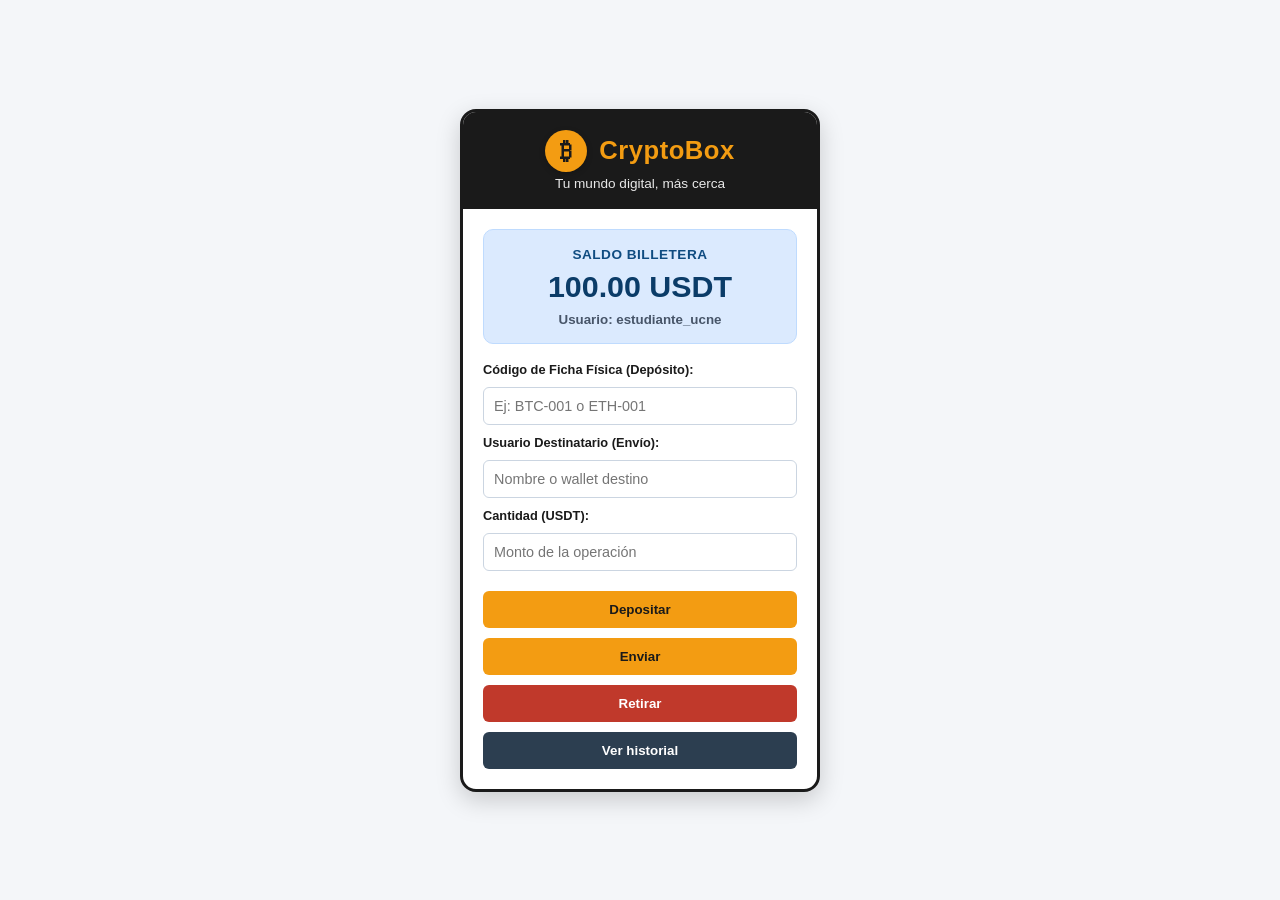
<file: index.html>
<!DOCTYPE html>
<html lang="es">
<head>
    <meta charset="UTF-8">
    <meta name="viewport" content="width=device-width, initial-scale=1.0">
    <title>CryptoBox ATM</title>
    <link rel="stylesheet" href="styles.css">
</head>
<body>
    <div class="atm-container">
        <header class="atm-header">
            <div class="logo-container">
                <span class="crypto-icon">₿</span>
                <h1>CryptoBox</h1>
            </div>
            <p>Tu mundo digital, más cerca</p>
        </header>

        <main class="atm-body">
            <section class="saldo-card">
                <span>Saldo Billetera</span>
                <h2 id="saldoDisplay">100.00 USDT</h2>
                <small id="usuarioDisplay">Usuario: Estudiante</small>
            </section>

            <form class="atm-form">
                <label for="tokenId">Código de Ficha Física (Depósito):</label>
                <input type="text" id="tokenId" placeholder="Ej: BTC-001 o ETH-001">

                <label for="destinatario">Usuario Destinatario (Envío):</label>
                <input type="text" id="destinatario" placeholder="Nombre o wallet destino">

                <label for="monto">Cantidad (USDT):</label>
                <input type="number" id="monto" min="1" placeholder="Monto de la operación">

                <div class="button-group">
                    <button type="button" id="btnDepositar" class="btn btn-verde">Depositar</button>
                    <button type="button" id="btnEnviar" class="btn btn-verde">Enviar</button>
                    <button type="button" id="btnRetirar" class="btn btn-rojo">Retirar</button>
                    <button type="button" id="btnHistorial" class="btn btn-gris">Ver historial</button>
                </div>
            </form>

            <div id="mensajeEstado" class="status-message"></div>

            <div id="historialBox" class="historial-box hidden">
                <h4>Historial de transacciones</h4>
                <ul id="listaHistorial"></ul>
            </div>
        </main>
    </div>

    <script src="app.js"></script>
</body>
</html>
</file>
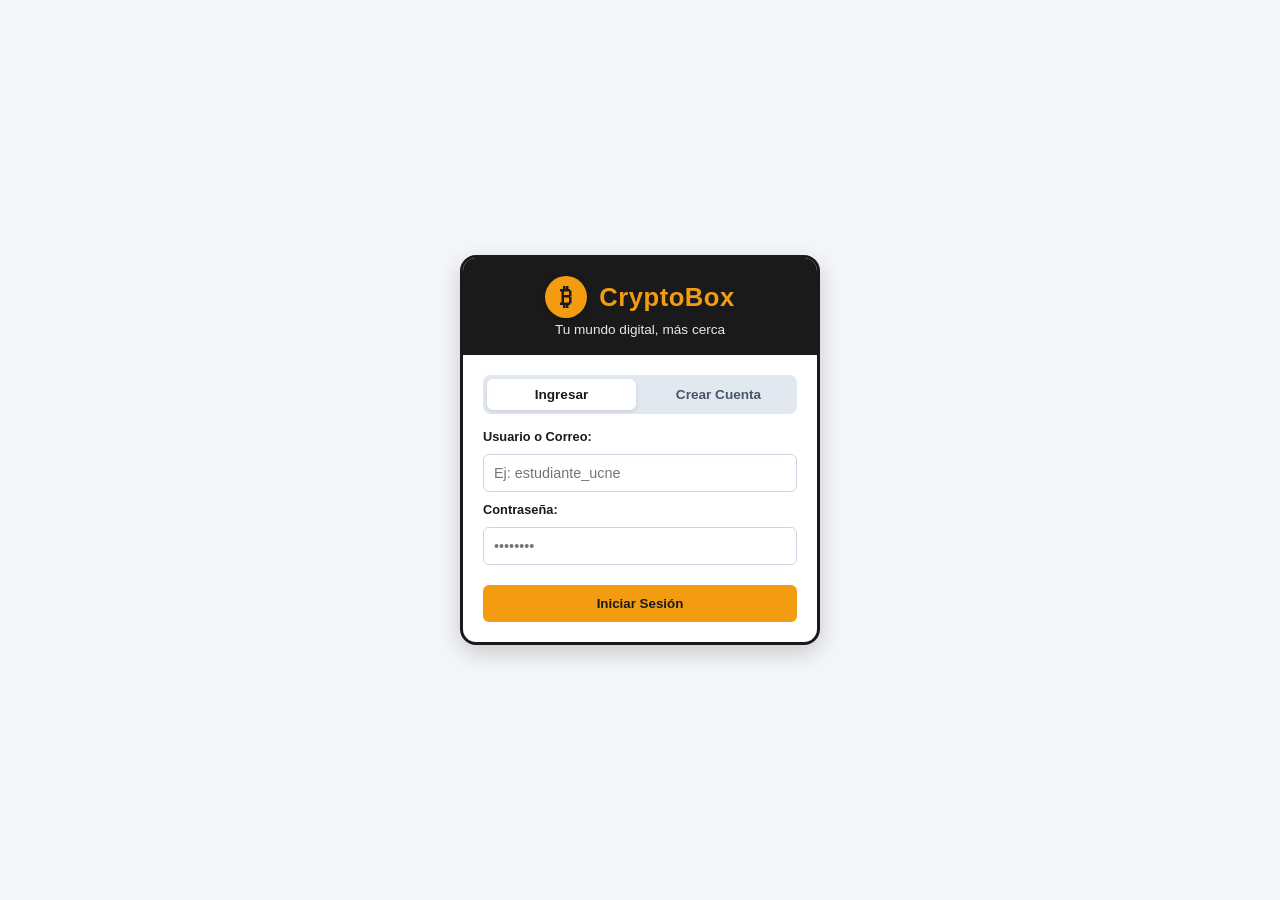
<file: login.html>
<!DOCTYPE html>
<html lang="es">
<head>
    <meta charset="UTF-8">
    <meta name="viewport" content="width=device-width, initial-scale=1.0">
    <title>CryptoBox - Acceso</title>
    <link rel="stylesheet" href="styles.css">
</head>
<body>
    <div class="atm-container">
        <header class="atm-header">
            <div class="logo-container">
                <span class="crypto-icon">₿</span>
                <h1>CryptoBox</h1>
            </div>
            <p>Tu mundo digital, más cerca</p>
        </header>

        <main class="atm-body">
            <div class="auth-tabs">
                <button type="button" id="tabLogin" class="tab-btn active" onclick="cambiarTab('login')">Ingresar</button>
                <button type="button" id="tabRegister" class="tab-btn" onclick="cambiarTab('register')">Crear Cuenta</button>
            </div>

            <form id="authForm" class="atm-form">
                <div id="campoNombreContainer" class="hidden">
                    <label for="nombreRegistro">Nombre completo:</label>
                    <input type="text" id="nombreRegistro" placeholder="Ej: Josmery Bueno">
                </div>

                <label for="userEmail">Usuario o Correo:</label>
                <input type="text" id="userEmail" placeholder="Ej: estudiante_ucne" required>

                <label for="userPassword">Contraseña:</label>
                <input type="password" id="userPassword" placeholder="••••••••" required>

                <button type="submit" id="btnSubmitAuth" class="btn btn-verde" style="margin-top: 10px;">Iniciar Sesión</button>
            </form>

            <div id="mensajeEstado" class="status-message"></div>
        </main>
    </div>

    <script>
        let esRegistro = false;

        function cambiarTab(tipo) {
            esRegistro = (tipo === 'register');
            const btnSubmit = document.getElementById('btnSubmitAuth');
            const campoNombre = document.getElementById('campoNombreContainer');
            const tabLogin = document.getElementById('tabLogin');
            const tabRegister = document.getElementById('tabRegister');
            const mensajeEstado = document.getElementById('mensajeEstado');
            mensajeEstado.style.display = 'none';

            if (esRegistro) {
                campoNombre.classList.remove('hidden');
                btnSubmit.textContent = 'Registrarse y Crear Wallet';
                tabRegister.classList.add('active');
                tabLogin.classList.remove('active');
            } else {
                campoNombre.classList.add('hidden');
                btnSubmit.textContent = 'Iniciar Sesión';
                tabLogin.classList.add('active');
                tabRegister.classList.remove('active');
            }
        }

        document.getElementById('authForm').addEventListener('submit', (e) => {
            e.preventDefault();
            const user = document.getElementById('userEmail').value.trim().toLowerCase();
            const pass = document.getElementById('userPassword').value.trim();
            const mensajeEstado = document.getElementById('mensajeEstado');
            mensajeEstado.style.display = 'block';

            if (!user || !pass) {
                mensajeEstado.textContent = "Error: Complete todos los campos.";
                mensajeEstado.className = "status-message status-error";
                return;
            }

            let usuarios = JSON.parse(localStorage.getItem('cryptoBoxUsuarios')) || {};

            if (esRegistro) {
                if (usuarios[user]) {
                    mensajeEstado.textContent = "Error: Este usuario ya está registrado.";
                    mensajeEstado.className = "status-message status-error";
                    return;
                }
                usuarios[user] = {
                    password: pass,
                    saldo: 100.00,
                    historial: ['Cuenta creada: +100.00 TKIA (Bono inicial)']
                };
                localStorage.setItem('cryptoBoxUsuarios', JSON.stringify(usuarios));
                localStorage.setItem('cryptoBoxCurrentUser', user);

                mensajeEstado.textContent = "¡Cuenta creada con éxito! Redirigiendo...";
                mensajeEstado.className = "status-message status-exito";
                setTimeout(() => { window.location.href = 'index.html'; }, 1200);

            } else {
                if (!usuarios[user] || usuarios[user].password !== pass) {
                    mensajeEstado.textContent = "Error: Usuario o contraseña incorrectos.";
                    mensajeEstado.className = "status-message status-error";
                    return;
                }

                localStorage.setItem('cryptoBoxCurrentUser', user);
                mensajeEstado.textContent = "¡Acceso concedido! Redirigiendo...";
                mensajeEstado.className = "status-message status-exito";
                setTimeout(() => { window.location.href = 'index.html'; }, 1000);
            }
        });
    </script>
</body>
</html>
</file>
<file: styles.css>
* {
    box-sizing: border-box;
    margin: 0;
    padding: 0;
    font-family: 'Segoe UI', Tahoma, Geneva, Verdana, sans-serif;
}

body {
    background-color: #f4f6f9;
    display: flex;
    justify-content: center;
    align-items: center;
    min-height: 100vh;
}

/* Contenedor Principal del ATM */
.atm-container {
    background-color: #ffffff;
    width: 360px;
    border-radius: 16px;
    box-shadow: 0 8px 24px rgba(0, 0, 0, 0.18);
    border: 3px solid #1a1a1a;
    overflow: hidden;
}

/* Encabezado CryptoBox */
.atm-header {
    background-color: #1a1a1a; /* Fondo negro */
    color: #ffffff;
    text-align: center;
    padding: 18px 15px;
}

.logo-container {
    display: flex;
    align-items: center;
    justify-content: center;
    gap: 12px;
    margin-bottom: 4px;
}

/* Círculo naranja del logo con la B */
.crypto-icon {
    display: flex;
    align-items: center;
    justify-content: center;
    width: 42px;
    height: 42px;
    background-color: #f39c12; /* Naranja Bitcoin[cite: 3] */
    color: #1a1a1a; /* Letra ₿ oscura para contraste[cite: 3] */
    border-radius: 50%;
    font-size: 1.5rem;
    font-weight: bold;
    box-shadow: 0 2px 6px rgba(0, 0, 0, 0.2);
}

.atm-header h1 { 
    font-size: 1.6rem; 
    color: #f39c12; 
    letter-spacing: 0.5px;
}

.atm-header p { 
    font-size: 0.85rem; 
    color: #ffffff; 
    opacity: 0.9; 
}

.atm-body {
    padding: 20px;
}

/* Card de Saldo */
.saldo-card {
    background-color: #dbeafe; /* Azul claro estilo pantalla cajero */
    color: #0f4c81; 
    padding: 15px;
    border-radius: 10px;
    text-align: center;
    margin-bottom: 18px;
    border: 1px solid #bfdbfe;
    font-weight: bold;
}

.saldo-card span {
    font-size: 0.85rem;
    text-transform: uppercase;
    letter-spacing: 0.5px;
}

.saldo-card h2 { 
    font-size: 1.9rem; 
    margin: 6px 0; 
    color: #0b3c68;
}

.saldo-card small {
    color: #475569;
}

/* Pestañas de Autenticación (Login / Registro) */
.auth-tabs {
    display: flex;
    gap: 8px;
    margin-bottom: 15px;
    background-color: #e2e8f0;
    padding: 4px;
    border-radius: 8px;
}

.tab-btn {
    flex: 1;
    padding: 8px;
    border: none;
    background: transparent;
    font-weight: bold;
    font-size: 0.85rem;
    color: #475569;
    cursor: pointer;
    border-radius: 6px;
    transition: all 0.2s;
}

.tab-btn.active {
    background-color: #ffffff;
    color: #1a1a1a;
    box-shadow: 0 2px 4px rgba(0,0,0,0.1);
}

/* Formulario */
.atm-form {
    display: flex;
    flex-direction: column;
    gap: 10px;
}

label {
    font-size: 0.8rem;
    color: #1a1a1a;
    font-weight: 600;
}

input {
    width: 100%;
    padding: 10px;
    border: 1px solid #cbd5e1;
    border-radius: 6px;
    font-size: 0.9rem;
    outline: none;
    transition: border-color 0.2s;
}

input:focus {
    border-color: #f39c12;
}

.button-group {
    display: flex;
    flex-direction: column;
    gap: 10px;
    margin-top: 10px;
}

.btn {
    width: 100%;
    padding: 11px;
    border: none;
    border-radius: 6px;
    font-weight: bold;
    cursor: pointer;
    color: #ffffff;
    transition: background-color 0.2s, transform 0.1s;
}

.btn:active {
    transform: scale(0.98);
}

/* Botones principales en tono Naranja/Crypto */
.btn-verde { 
    background-color: #f39c12; 
    color: #1a1a1a; 
}
.btn-verde:hover { 
    background-color: #e67e22; 
}

.btn-rojo { 
    background-color: #c0392b; 
}
.btn-rojo:hover { 
    background-color: #a93226; 
}

.btn-gris { 
    background-color: #2c3e50; 
}
.btn-gris:hover { 
    background-color: #1a252f; 
}

/* Mensajes de Estado */
.status-message {
    margin-top: 12px;
    padding: 10px;
    border-radius: 6px;
    text-align: center;
    font-size: 0.85rem;
    display: none;
}

.status-exito { 
    background-color: #fef3c7; 
    color: #92400e; 
    border: 1px solid #fde68a;
    display: block; 
}

.status-error { 
    background-color: #fee2e2; 
    color: #991b1b; 
    border: 1px solid #fca5a5;
    display: block; 
}

/* Historial */
.historial-box {
    margin-top: 15px;
    border-top: 1px solid #e2e8f0;
    padding-top: 12px;
    font-size: 0.85rem;
    color: #334155;
}

.hidden { display: none; }

ul { 
    padding-left: 18px; 
    margin-top: 8px; 
}

li {
    margin-bottom: 4px;
}
</file>
